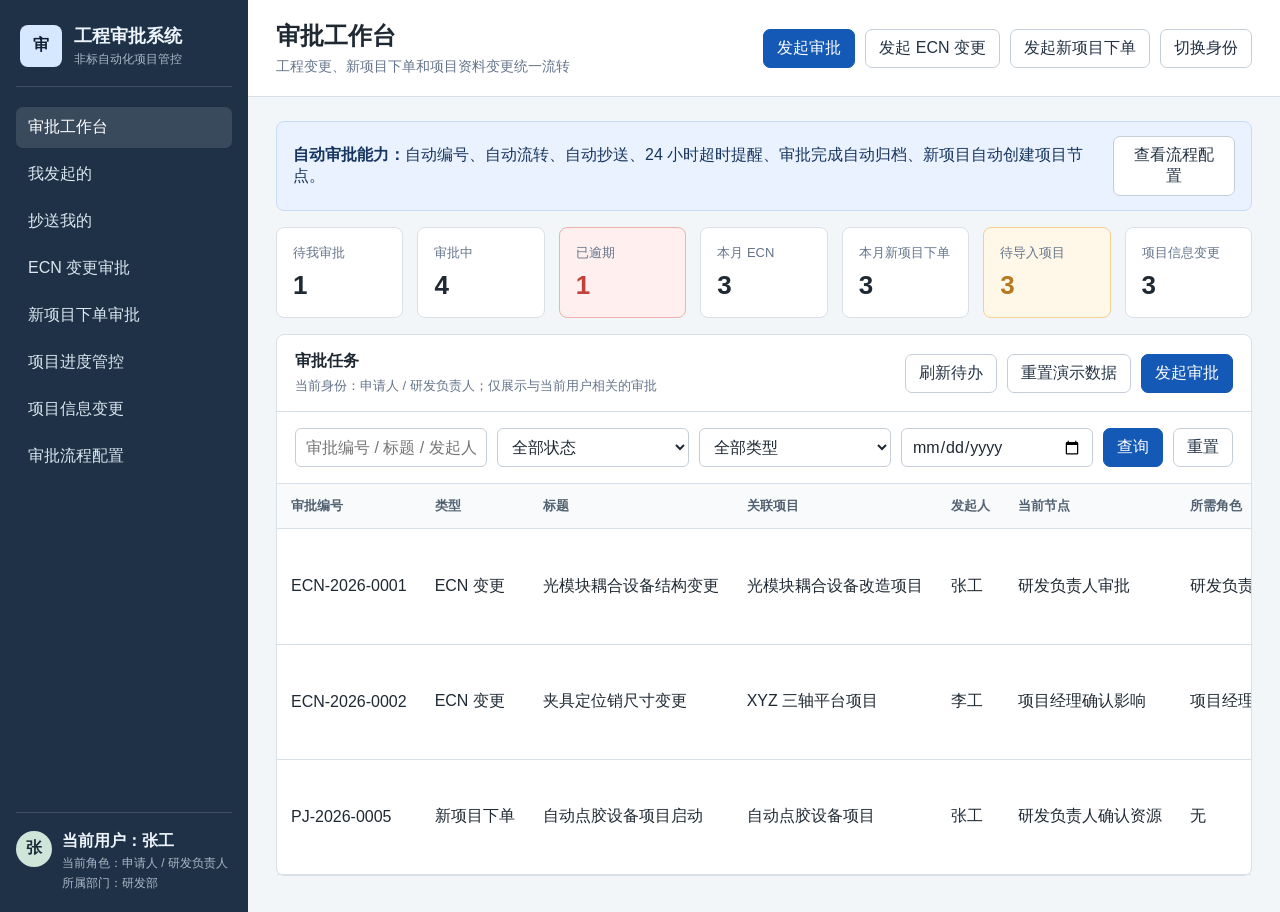
<file: frontend-prototype/index.html>
<!doctype html>
<html lang="zh-CN">
  <head>
    <meta charset="UTF-8" />
    <meta name="viewport" content="width=device-width, initial-scale=1.0" />
    <title>工程项目自动审批与进度管控 Demo</title>
    <link rel="stylesheet" href="./styles.css" />
  </head>
  <body>
    <div class="app-shell">
      <aside class="sidebar">
        <div class="brand">
          <div class="brand-mark">审</div>
          <div>
            <div class="brand-title">工程审批系统</div>
            <div class="brand-subtitle">非标自动化项目管控</div>
          </div>
        </div>

        <nav class="nav-group" aria-label="主导航">
          <button class="nav-item active" data-route="dashboard">审批工作台</button>
          <button class="nav-item" data-route="mine">我发起的</button>
          <button class="nav-item" data-route="cc">抄送我的</button>
          <button class="nav-item" data-route="ecn-list">ECN 变更审批</button>
          <button class="nav-item" data-route="project-list">新项目下单审批</button>
          <button class="nav-item" data-route="project-progress">项目进度管控</button>
          <button class="nav-item" data-route="project-change">项目信息变更</button>
          <button class="nav-item" data-route="templates">审批流程配置</button>
        </nav>

        <div class="sidebar-user">
          <div class="avatar">张</div>
          <div>
            <div class="user-name" id="current-user-name">当前用户：张工</div>
            <div class="user-role" id="current-user-role">当前角色：申请人 / 研发负责人</div>
            <div class="user-role" id="current-user-dept">所属部门：研发部</div>
          </div>
        </div>
      </aside>

      <main class="main">
        <header class="topbar">
          <div>
            <h1 id="page-title">审批工作台</h1>
            <p id="page-subtitle">工程变更、新项目下单和项目资料变更统一流转</p>
          </div>
          <div class="top-actions">
            <button class="primary-btn" data-action="start-approval">发起审批</button>
            <button class="ghost-btn" data-route="ecn-form">发起 ECN 变更</button>
            <button class="ghost-btn" data-route="project-form">发起新项目下单</button>
            <button class="ghost-btn subtle" data-action="switch-user">切换身份</button>
          </div>
        </header>

        <section id="view-root" class="view-root"></section>
      </main>
    </div>

    <div id="modal" class="modal-backdrop hidden" role="dialog" aria-modal="true">
      <div class="modal">
        <div class="modal-header">
          <h2 id="modal-title">操作确认</h2>
          <button class="icon-btn" data-action="close-modal" aria-label="关闭">×</button>
        </div>
        <div id="modal-body" class="modal-body"></div>
        <div class="modal-footer">
          <button class="ghost-btn" data-action="close-modal">取消</button>
          <button class="primary-btn" data-action="close-modal">确认</button>
        </div>
      </div>
    </div>

    <script src="./js/api-client.js"></script>
    <script src="./js/workflow-service.js"></script>
    <script src="./app.js"></script>
  </body>
</html>
</file>
<file: frontend-prototype/styles.css>
:root {
  --bg: #f3f6f9;
  --panel: #ffffff;
  --line: #d9e0e7;
  --line-strong: #c5ced8;
  --text: #1f2933;
  --muted: #64748b;
  --soft: #eef3f7;
  --primary: #1559b7;
  --primary-strong: #103f85;
  --green: #0f8a5f;
  --red: #c2413b;
  --amber: #b7791f;
  --teal: #087f8c;
  --blue-soft: #eaf2ff;
  --radius: 8px;
  font-family: "Microsoft YaHei", "PingFang SC", Arial, sans-serif;
}

* {
  box-sizing: border-box;
}

body {
  margin: 0;
  color: var(--text);
  background: var(--bg);
}

button,
input,
select,
textarea {
  font: inherit;
}

button {
  cursor: pointer;
}

.app-shell {
  display: grid;
  grid-template-columns: 248px 1fr;
  min-height: 100vh;
}

.sidebar {
  display: flex;
  flex-direction: column;
  gap: 20px;
  padding: 20px 16px;
  color: #edf4fb;
  background: #1f3147;
}

.brand {
  display: flex;
  align-items: center;
  gap: 12px;
  padding: 4px 4px 18px;
  border-bottom: 1px solid rgba(255, 255, 255, 0.14);
}

.brand-mark {
  display: grid;
  width: 42px;
  height: 42px;
  place-items: center;
  border-radius: 8px;
  color: #102033;
  font-weight: 800;
  background: #d6e8ff;
}

.brand-title {
  font-size: 18px;
  font-weight: 700;
}

.brand-subtitle,
.user-role {
  margin-top: 3px;
  color: #aab8c7;
  font-size: 12px;
}

.brand-subtitle {
  max-width: 150px;
  line-height: 1.4;
}

.nav-group {
  display: grid;
  gap: 6px;
}

.nav-item {
  width: 100%;
  padding: 10px 12px;
  color: #dce7f0;
  text-align: left;
  background: transparent;
  border: 0;
  border-radius: 7px;
}

.nav-item:hover,
.nav-item.active {
  color: #ffffff;
  background: rgba(255, 255, 255, 0.12);
}

.sidebar-user {
  display: grid;
  grid-template-columns: 36px 1fr;
  align-items: start;
  gap: 10px;
  padding-top: 18px;
  margin-top: auto;
  border-top: 1px solid rgba(255, 255, 255, 0.14);
}

.avatar {
  display: grid;
  width: 36px;
  height: 36px;
  place-items: center;
  color: #1d2b3a;
  font-weight: 700;
  background: #cfe5d9;
  border-radius: 50%;
}

.user-name {
  font-weight: 700;
}

.main {
  min-width: 0;
}

.topbar {
  display: flex;
  align-items: center;
  justify-content: space-between;
  gap: 24px;
  padding: 20px 28px;
  background: var(--panel);
  border-bottom: 1px solid var(--line);
}

h1,
h2,
h3,
p {
  margin: 0;
}

h1 {
  font-size: 24px;
}

#page-subtitle {
  margin-top: 6px;
  color: var(--muted);
  font-size: 14px;
}

.top-actions,
.toolbar,
.button-row,
.modal-footer {
  display: flex;
  align-items: center;
  gap: 10px;
  flex-wrap: wrap;
}

.top-actions {
  justify-content: flex-end;
}

.view-root {
  padding: 24px 28px 36px;
}

.layout-grid {
  display: grid;
  gap: 16px;
}

.summary-grid {
  display: grid;
  grid-template-columns: repeat(4, minmax(150px, 1fr));
  gap: 14px;
  margin-bottom: 16px;
}

.summary-grid.six {
  grid-template-columns: repeat(6, minmax(120px, 1fr));
}

.summary-grid.seven {
  grid-template-columns: repeat(7, minmax(110px, 1fr));
}

.metric {
  padding: 16px;
  background: var(--panel);
  border: 1px solid var(--line);
  border-radius: var(--radius);
}

.metric.warning {
  border-color: #f3cf91;
  background: #fff8e8;
}

.metric.danger {
  border-color: #efb1ad;
  background: #fff0ef;
}

.metric-label {
  color: var(--muted);
  font-size: 13px;
}

.metric-value {
  margin-top: 8px;
  font-size: 26px;
  font-weight: 800;
}

.metric.warning .metric-value {
  color: var(--amber);
}

.metric.danger .metric-value {
  color: var(--red);
}

.panel {
  background: var(--panel);
  border: 1px solid var(--line);
  border-radius: var(--radius);
}

.panel-header {
  display: flex;
  align-items: center;
  justify-content: space-between;
  gap: 16px;
  padding: 16px 18px;
  border-bottom: 1px solid var(--line);
}

.panel-title {
  font-size: 16px;
  font-weight: 800;
}

.panel-subtitle {
  margin-top: 5px;
  color: var(--muted);
  font-size: 13px;
}

.filters {
  display: grid;
  grid-template-columns: repeat(4, minmax(140px, 1fr)) auto;
  gap: 10px;
  padding: 16px 18px;
  border-bottom: 1px solid var(--line);
}

.form-grid {
  display: grid;
  grid-template-columns: repeat(2, minmax(0, 1fr));
  gap: 14px 16px;
  padding: 18px;
}

.form-grid.three {
  grid-template-columns: repeat(3, minmax(0, 1fr));
}

.form-grid.modal-form {
  grid-template-columns: repeat(2, minmax(0, 1fr));
  padding: 0;
}

.field {
  display: grid;
  gap: 6px;
}

.field.full {
  grid-column: 1 / -1;
}

label {
  color: #344054;
  font-size: 13px;
  font-weight: 700;
}

input,
select,
textarea {
  width: 100%;
  min-height: 38px;
  padding: 8px 10px;
  color: var(--text);
  background: #fff;
  border: 1px solid var(--line-strong);
  border-radius: 6px;
}

textarea {
  min-height: 92px;
  resize: vertical;
}

.radio-row {
  display: flex;
  gap: 8px;
  flex-wrap: wrap;
}

.segmented {
  display: inline-flex;
  overflow: hidden;
  border: 1px solid var(--line-strong);
  border-radius: 7px;
}

.segmented button {
  min-width: 72px;
  padding: 8px 12px;
  background: #fff;
  border: 0;
  border-right: 1px solid var(--line-strong);
}

.segmented button:last-child {
  border-right: 0;
}

.segmented button.active {
  color: #fff;
  background: var(--primary);
}

.primary-btn,
.ghost-btn,
.danger-btn,
.success-btn,
.icon-btn {
  min-height: 36px;
  padding: 8px 13px;
  border-radius: 7px;
  border: 1px solid transparent;
}

.primary-btn {
  color: #fff;
  background: var(--primary);
  border-color: var(--primary);
}

.primary-btn:hover {
  background: var(--primary-strong);
}

.primary-btn.alt {
  background: var(--teal);
  border-color: var(--teal);
}

.subtle {
  color: #526171;
  background: #f8fafc;
}

.ghost-btn {
  color: #233244;
  background: #fff;
  border-color: var(--line-strong);
}

.danger-btn {
  color: #fff;
  background: var(--red);
}

.success-btn {
  color: #fff;
  background: var(--green);
}

.icon-btn {
  width: 36px;
  padding: 0;
  font-size: 22px;
  background: #fff;
  border-color: var(--line-strong);
}

.table-wrap {
  overflow-x: auto;
}

table {
  width: 100%;
  min-width: 960px;
  border-collapse: collapse;
}

th,
td {
  padding: 13px 14px;
  text-align: left;
  border-bottom: 1px solid var(--line);
  white-space: nowrap;
}

.wrap-cell {
  white-space: normal;
  min-width: 240px;
  line-height: 1.5;
}

th {
  color: #526171;
  font-size: 13px;
  background: #f8fafc;
}

tr:hover td {
  background: #f9fbfd;
}

.status {
  display: inline-flex;
  align-items: center;
  min-height: 24px;
  padding: 3px 9px;
  border-radius: 999px;
  font-size: 12px;
  font-weight: 700;
}

.status.pending {
  color: #1559b7;
  background: #eaf2ff;
}

.status.approved {
  color: #086344;
  background: #dff7ec;
}

.status.returned {
  color: #8a5600;
  background: #ffe8bf;
}

.status.rejected {
  color: #9f2e2b;
  background: #ffe1df;
}

.status.withdrawn {
  color: #5f4b32;
  background: #efe5d8;
}

.status.draft {
  color: #44546a;
  background: #e8edf3;
}

.status.unread {
  color: #125f70;
  background: #dff5f8;
}

.status.overdue,
.status.delayed {
  color: #9f2e2b;
  background: #ffe1df;
}

.status.running,
.status.warning {
  color: #7a4c0c;
  background: #fff3d6;
}

.status.notStarted {
  color: #44546a;
  background: #e8edf3;
}

.status.completed,
.status.archived,
.status.read {
  color: #086344;
  background: #dff7ec;
}

.detail-grid {
  display: grid;
  grid-template-columns: 1.1fr 0.9fr;
  gap: 16px;
}

.project-detail-layout {
  grid-template-columns: 1fr 1fr;
}

.wide {
  grid-column: 1 / -1;
}

.info-list {
  display: grid;
  grid-template-columns: repeat(2, minmax(0, 1fr));
  gap: 12px;
  padding: 18px;
}

.info-list.three-cols {
  grid-template-columns: repeat(3, minmax(0, 1fr));
}

.info-item {
  min-width: 0;
}

.info-label {
  color: var(--muted);
  font-size: 12px;
}

.info-value {
  margin-top: 5px;
  font-weight: 700;
  overflow-wrap: anywhere;
}

.steps {
  display: grid;
  gap: 12px;
  padding: 18px;
}

.step {
  display: grid;
  grid-template-columns: 30px 1fr;
  gap: 10px;
}

.step-dot {
  display: grid;
  width: 28px;
  height: 28px;
  place-items: center;
  color: #fff;
  background: var(--line-strong);
  border-radius: 50%;
  font-size: 13px;
  font-weight: 800;
}

.step.done .step-dot {
  background: var(--green);
}

.step.now .step-dot {
  background: var(--primary);
}

.step.risk .step-dot {
  background: var(--red);
}

.step-title {
  font-weight: 800;
}

.step-meta {
  margin-top: 4px;
  color: var(--muted);
  font-size: 13px;
}

.timeline {
  display: grid;
  gap: 12px;
  padding: 18px;
}

.automation-strip {
  display: flex;
  align-items: center;
  justify-content: space-between;
  gap: 16px;
  padding: 14px 16px;
  margin-bottom: 16px;
  color: #16355f;
  background: #eaf2ff;
  border: 1px solid #c8dbf7;
  border-radius: var(--radius);
}

.timeline-board {
  display: grid;
  gap: 16px;
  margin: 16px 0;
}

.project-card {
  padding: 18px;
}

.project-card-head,
.project-card-footer,
.progress-info {
  display: flex;
  align-items: center;
  justify-content: space-between;
  gap: 16px;
}

.project-card h2 {
  margin-top: 4px;
  font-size: 20px;
}

.project-code,
.project-meta {
  color: var(--muted);
  font-size: 13px;
}

.project-meta {
  margin-top: 6px;
}

.project-progress {
  margin-top: 16px;
}

.progress-info {
  margin-bottom: 7px;
  color: var(--muted);
  font-size: 13px;
}

.progress-info strong {
  color: var(--text);
}

.progress-track {
  height: 9px;
  overflow: hidden;
  background: #e7edf3;
  border-radius: 999px;
}

.progress-track div {
  height: 100%;
  background: var(--primary);
  border-radius: inherit;
}

.progress-block {
  padding: 0 18px 18px;
}

.node-strip {
  display: grid;
  grid-template-columns: repeat(6, minmax(118px, 1fr));
  gap: 10px;
  margin-top: 18px;
  overflow-x: auto;
  padding-bottom: 2px;
}

.node-strip.detail-nodes {
  grid-template-columns: repeat(11, minmax(126px, 1fr));
  padding: 18px;
  margin-top: 0;
}

.time-node {
  min-height: 112px;
  padding: 12px;
  border: 1px solid var(--line);
  border-radius: 8px;
  background: #f8fafc;
}

.time-node.done {
  border-color: #acd9c6;
  background: #eefaf4;
}

.time-node.completed {
  border-color: #acd9c6;
  background: #eefaf4;
}

.time-node.now {
  border-color: #a9c7ef;
  background: #eef5ff;
}

.time-node.running {
  border-color: #a9c7ef;
  background: #eef5ff;
}

.time-node.risk {
  border-color: #f2c0b8;
  background: #fff0ee;
}

.time-node.warning,
.time-node.delayed {
  border-color: #f2c0b8;
  background: #fff0ee;
}

.node-index {
  display: grid;
  width: 26px;
  height: 26px;
  place-items: center;
  color: #fff;
  font-size: 12px;
  font-weight: 800;
  background: #8a98a8;
  border-radius: 50%;
}

.time-node.done .node-index {
  background: var(--green);
}

.time-node.completed .node-index {
  background: var(--green);
}

.time-node.now .node-index {
  background: var(--primary);
}

.time-node.running .node-index {
  background: var(--primary);
}

.time-node.risk .node-index {
  background: var(--red);
}

.time-node.warning .node-index,
.time-node.delayed .node-index {
  background: var(--red);
}

.node-name {
  margin-top: 12px;
  font-weight: 800;
}

.node-date {
  margin-top: 5px;
  color: var(--muted);
  font-size: 13px;
}

.node-owner {
  margin-top: 6px;
  color: #344054;
  font-size: 12px;
  font-weight: 700;
}

.project-card-footer {
  margin-top: 16px;
  padding-top: 14px;
  border-top: 1px solid var(--line);
}

.risk {
  display: inline-flex;
  align-items: center;
  min-height: 26px;
  padding: 4px 10px;
  border-radius: 999px;
  font-size: 12px;
  font-weight: 800;
  white-space: nowrap;
}

.risk.safe {
  color: #086344;
  background: #dff7ec;
}

.risk.warning {
  color: #8a5600;
  background: #ffe8bf;
}

.risk.danger {
  color: #9f2e2b;
  background: #ffe1df;
}

.auto-list,
.attachment-list {
  display: grid;
  gap: 10px;
  padding: 18px;
}

.auto-list span,
.attachment-list div {
  padding: 10px 12px;
  background: #f8fafc;
  border: 1px solid var(--line);
  border-radius: 7px;
}

.compare-grid {
  display: grid;
  grid-template-columns: repeat(2, minmax(0, 1fr));
  gap: 14px;
  padding: 18px;
}

.compare-grid > div {
  padding: 14px;
  min-height: 126px;
  background: #f8fafc;
  border: 1px solid var(--line);
  border-radius: 8px;
}

.compare-label {
  margin-bottom: 8px;
  color: var(--muted);
  font-size: 13px;
  font-weight: 800;
}

.flow-steps {
  grid-template-columns: 1fr;
}

.check-grid {
  display: flex;
  flex-wrap: wrap;
  gap: 8px;
}

.check-pill {
  display: inline-flex;
  align-items: center;
  gap: 6px;
  min-height: 34px;
  padding: 6px 10px;
  font-weight: 500;
  background: #f8fafc;
  border: 1px solid var(--line-strong);
  border-radius: 999px;
}

.check-pill input {
  width: auto;
  min-height: auto;
}

.upload-box {
  display: flex;
  align-items: center;
  gap: 10px;
  flex-wrap: wrap;
  min-height: 64px;
  padding: 12px;
  color: var(--muted);
  background: #f8fafc;
  border: 1px dashed var(--line-strong);
  border-radius: 8px;
}

.choice-list {
  display: grid;
  gap: 10px;
}

.choice-list button {
  padding: 14px;
  text-align: left;
  color: #17375e;
  font-weight: 800;
  background: #f8fafc;
  border: 1px solid var(--line);
  border-radius: 8px;
}

.choice-list button:hover {
  border-color: #a9c7ef;
  background: #eef5ff;
}

.form-error {
  min-height: 20px;
  color: var(--red);
  font-size: 13px;
}

.log-item {
  padding: 12px;
  background: var(--soft);
  border-radius: 7px;
}

.log-title {
  font-weight: 800;
}

.log-meta {
  margin-top: 4px;
  color: var(--muted);
  font-size: 13px;
}

.modal-backdrop {
  position: fixed;
  inset: 0;
  display: grid;
  place-items: center;
  padding: 20px;
  background: rgba(15, 23, 42, 0.42);
  z-index: 20;
}

.modal-backdrop.hidden {
  display: none;
}

.modal {
  width: min(720px, 100%);
  background: #fff;
  border-radius: var(--radius);
  box-shadow: 0 18px 60px rgba(15, 23, 42, 0.28);
}

.modal-table {
  max-height: 360px;
}

.modal-table table {
  min-width: 820px;
}

.modal-header,
.modal-footer {
  padding: 16px 18px;
}

.modal-header {
  display: flex;
  align-items: center;
  justify-content: space-between;
  border-bottom: 1px solid var(--line);
}

.modal-body {
  display: grid;
  gap: 12px;
  padding: 18px;
}

.modal-footer {
  justify-content: flex-end;
  border-top: 1px solid var(--line);
}

@media (max-width: 980px) {
  .app-shell {
    grid-template-columns: 1fr;
  }

  .sidebar {
    position: static;
  }

  .topbar,
  .detail-grid,
  .project-card-head,
  .project-card-footer {
    display: grid;
  }

  .summary-grid,
  .summary-grid.six,
  .summary-grid.seven,
  .filters,
  .form-grid,
  .form-grid.three,
  .form-grid.modal-form,
  .info-list,
  .info-list.three-cols,
  .compare-grid,
  .node-strip {
    grid-template-columns: 1fr;
  }

  .automation-strip {
    display: grid;
  }
}
</file>
